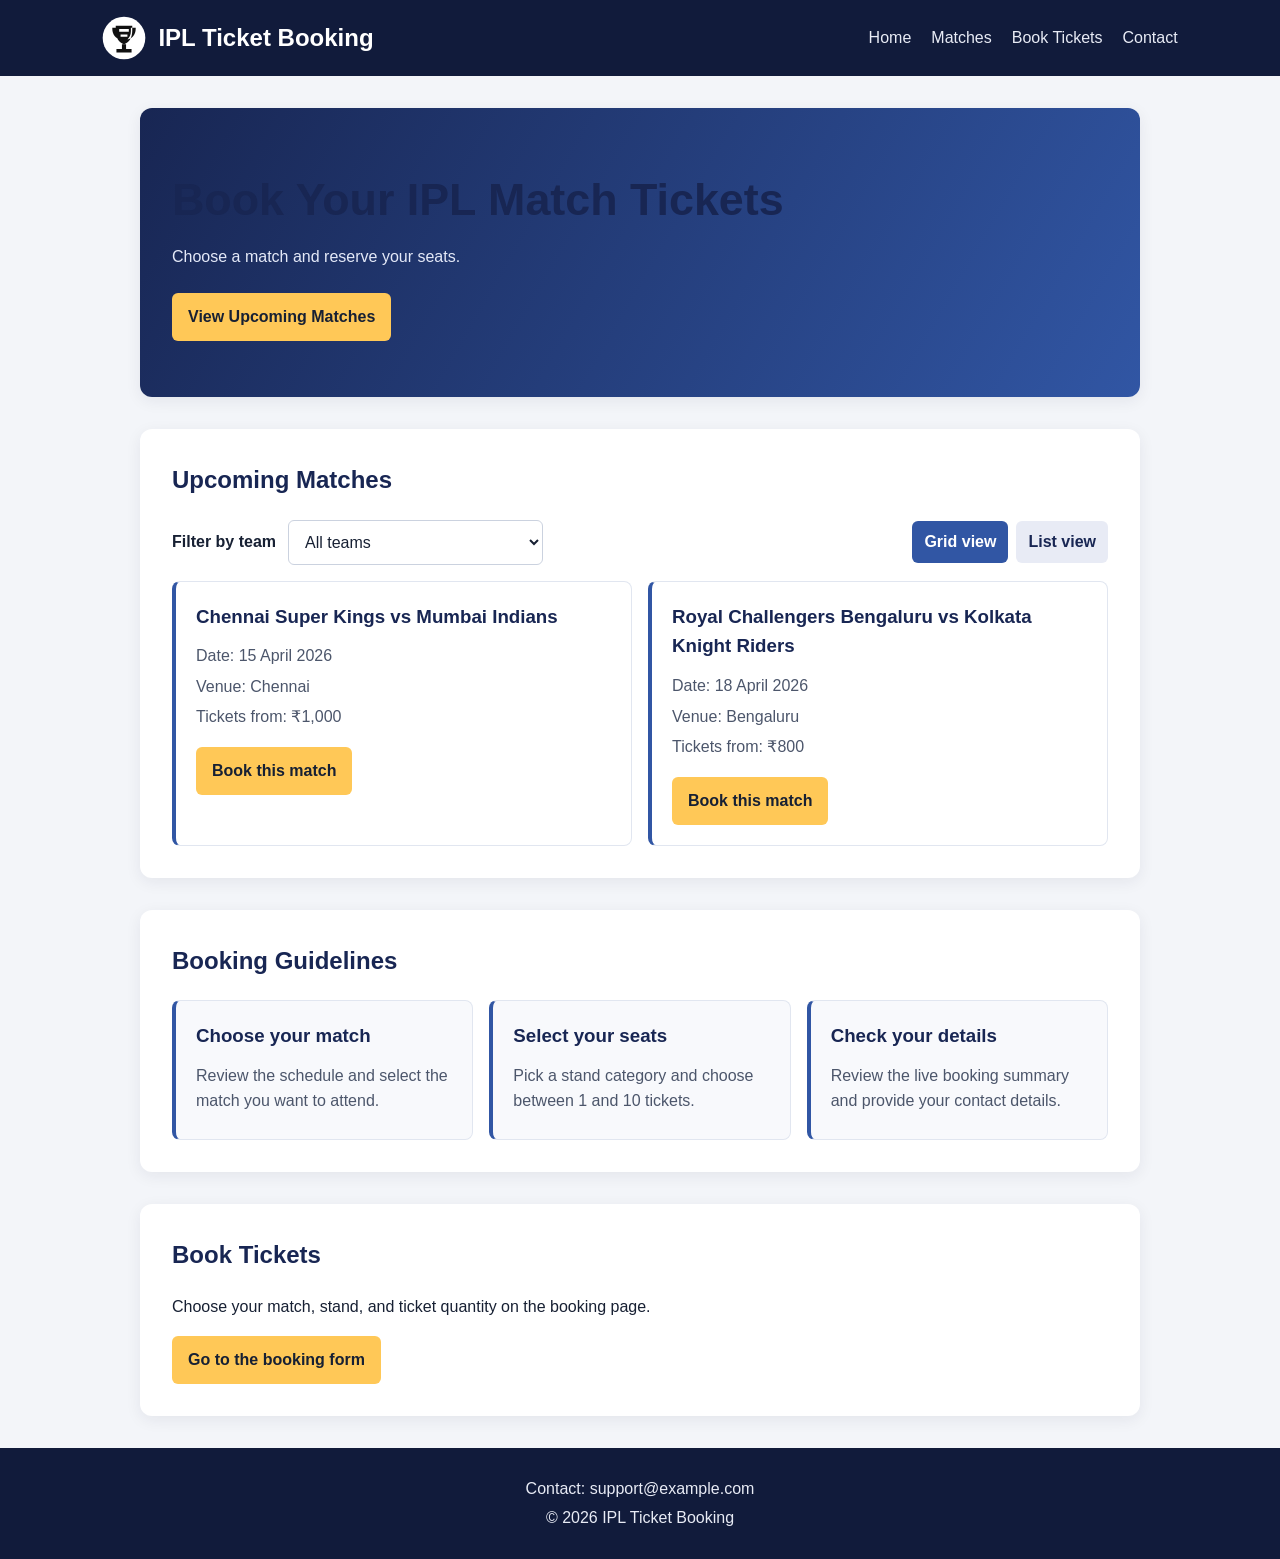
<file: index.html>
<!DOCTYPE html>
<html lang="en">
<head>
  <meta charset="UTF-8">
  <meta name="viewport" content="width=device-width, initial-scale=1.0">
  <title>IPL Ticket Booking</title>
  <link rel="stylesheet" href="style.css">
  <script src="app.js" defer></script>
</head>
<body>

  <header class="site-header">
    <div class="brand">
      <img src="trophy-logo.svg" alt="" width="44" height="44">
      <h1>IPL Ticket Booking</h1>
    </div>

    <button class="menu-toggle" id="menu-toggle" type="button" aria-label="Toggle navigation" aria-controls="main-nav" aria-expanded="false">
      <span></span>
      <span></span>
      <span></span>
    </button>

    <nav id="main-nav" aria-label="Main navigation">
      <a href="#home">Home</a>
      <a href="#matches">Matches</a>
      <a href="booking.html">Book Tickets</a>
      <a href="#contact">Contact</a>
    </nav>
  </header>

  <main>
    <section id="home">
      <h2>Book Your IPL Match Tickets</h2>
      <p>Choose a match and reserve your seats.</p>
      <a href="#matches">View Upcoming Matches</a>
    </section>

    <section id="matches">
      <h2>Upcoming Matches</h2>

      <div class="match-controls">
        <label for="team-filter">Filter by team</label>
        <select id="team-filter">
          <option value="all">All teams</option>
          <option value="CSK">Chennai Super Kings</option>
          <option value="MI">Mumbai Indians</option>
          <option value="RCB">Royal Challengers Bengaluru</option>
          <option value="KKR">Kolkata Knight Riders</option>
        </select>

        <div class="view-controls" role="group" aria-label="Match display">
          <button type="button" class="view-toggle" data-view="grid" aria-pressed="true">Grid view</button>
          <button type="button" class="view-toggle" data-view="list" aria-pressed="false">List view</button>
        </div>
      </div>

      <div class="match-grid" id="match-grid">
        <article class="match-card" data-teams="CSK MI">
          <h3>Chennai Super Kings vs Mumbai Indians</h3>
          <p>Date: 15 April 2026</p>
          <p>Venue: Chennai</p>
          <p>Tickets from: ₹1,000</p>
          <a href="booking.html?match=csk-mi">Book this match</a>
        </article>

        <article class="match-card" data-teams="RCB KKR">
          <h3>Royal Challengers Bengaluru vs Kolkata Knight Riders</h3>
          <p>Date: 18 April 2026</p>
          <p>Venue: Bengaluru</p>
          <p>Tickets from: ₹800</p>
          <a href="booking.html?match=rcb-kkr">Book this match</a>
        </article>
      </div>
    </section>

    <section id="guidelines">
      <h2>Booking Guidelines</h2>
      <div class="guideline-grid">
        <article class="guideline-card">
          <h3>Choose your match</h3>
          <p>Review the schedule and select the match you want to attend.</p>
        </article>
        <article class="guideline-card">
          <h3>Select your seats</h3>
          <p>Pick a stand category and choose between 1 and 10 tickets.</p>
        </article>
        <article class="guideline-card">
          <h3>Check your details</h3>
          <p>Review the live booking summary and provide your contact details.</p>
        </article>
      </div>
    </section>

    <section id="booking">
      <h2>Book Tickets</h2>
      <p>Choose your match, stand, and ticket quantity on the booking page.</p>
      <a href="booking.html">Go to the booking form</a>
    </section>
  </main>

  <footer id="contact">
    <p>Contact: support@example.com</p>
    <p>&copy; 2026 IPL Ticket Booking</p>
  </footer>

</body>
</html>
</file>
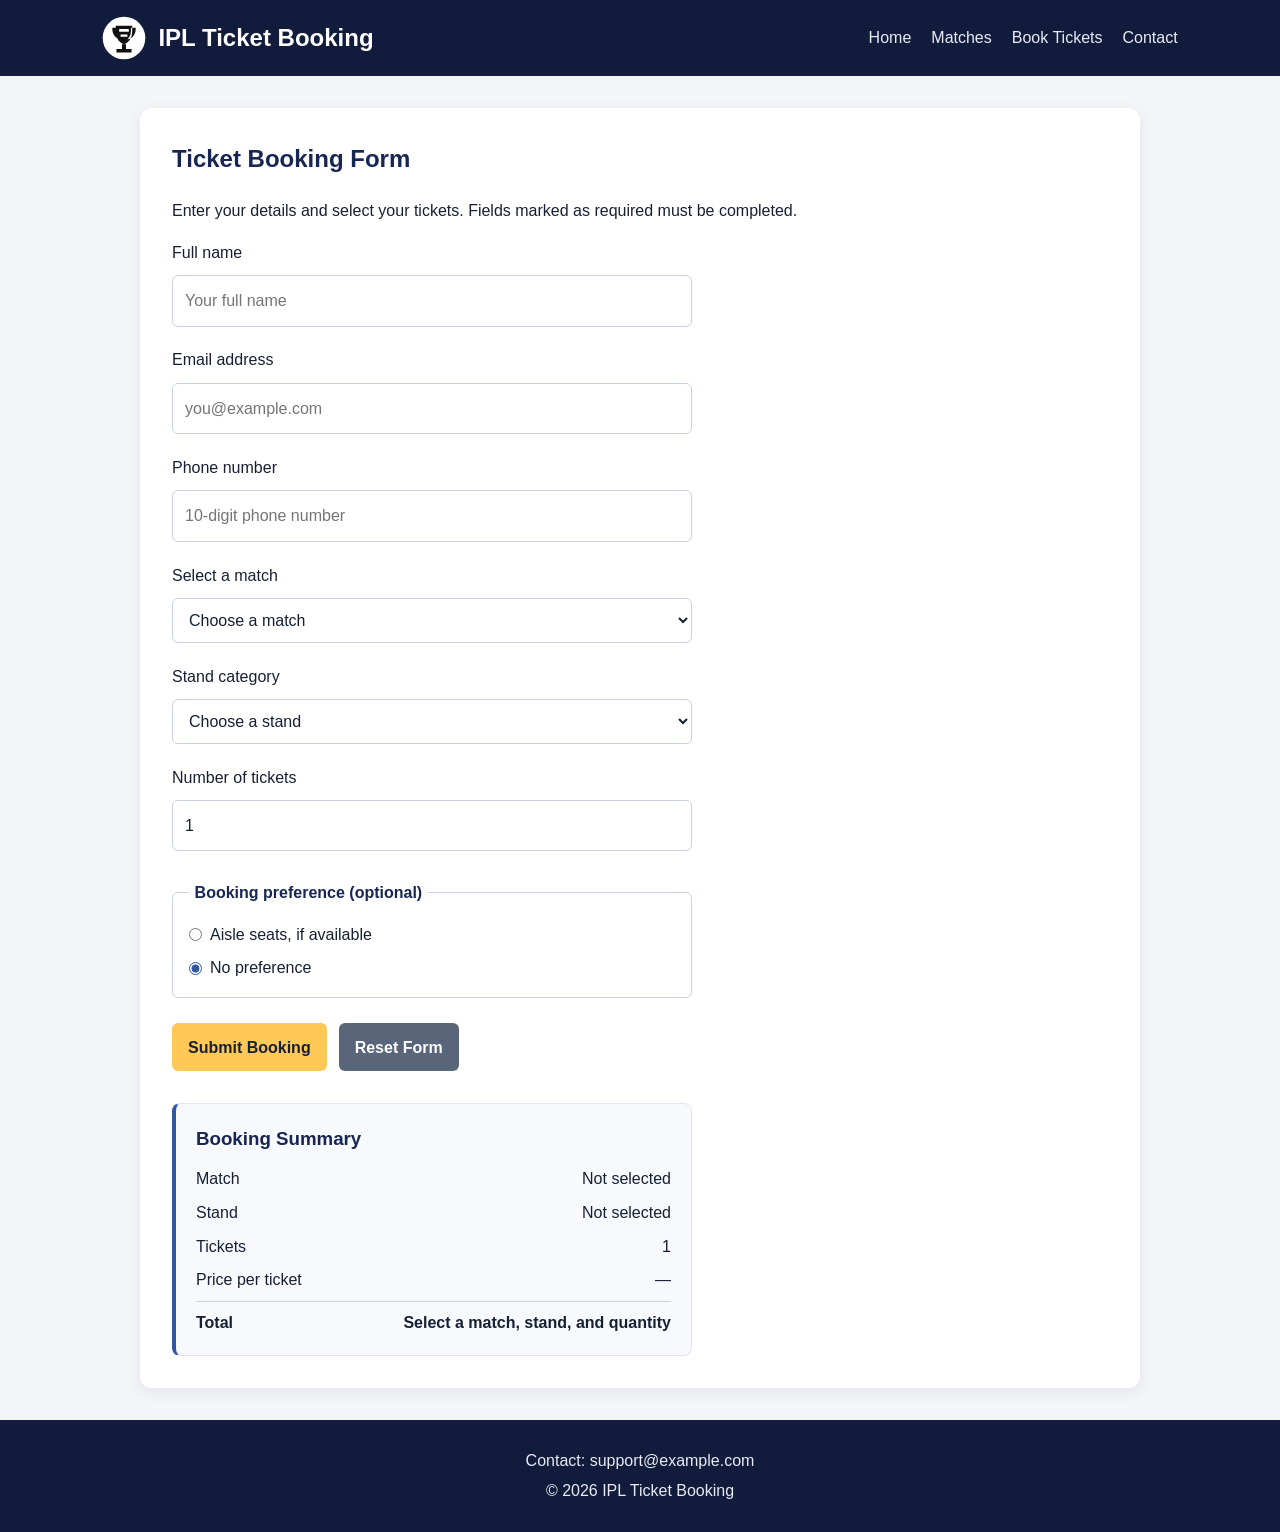
<file: booking.html>
<!DOCTYPE html>
<html lang="en">
<head>
  <meta charset="UTF-8">
  <meta name="viewport" content="width=device-width, initial-scale=1.0">
  <title>Book Tickets | IPL Ticket Booking</title>
  <link rel="stylesheet" href="style.css">
  <script src="app.js" defer></script>
</head>
<body>
  <header class="site-header">
    <div class="brand">
      <img src="trophy-logo.svg" alt="" width="44" height="44">
      <h1>IPL Ticket Booking</h1>
    </div>

    <button class="menu-toggle" id="menu-toggle" type="button" aria-label="Toggle navigation" aria-controls="main-nav" aria-expanded="false">
      <span></span>
      <span></span>
      <span></span>
    </button>

    <nav id="main-nav" aria-label="Main navigation">
      <a href="index.html">Home</a>
      <a href="index.html#matches">Matches</a>
      <a href="booking.html" aria-current="page">Book Tickets</a>
      <a href="index.html#contact">Contact</a>
    </nav>
  </header>

  <main>
    <section>
      <h2>Ticket Booking Form</h2>
      <p>Enter your details and select your tickets. Fields marked as required must be completed.</p>

      <form id="booking-form" action="#" method="post">
        <label for="name">Full name</label>
        <input
          type="text"
          id="name"
          name="name"
          placeholder="Your full name"
          minlength="2"
          maxlength="50"
          autocomplete="name"
          required
        >

        <label for="email">Email address</label>
        <input
          type="email"
          id="email"
          name="email"
          placeholder="you@example.com"
          maxlength="100"
          autocomplete="email"
          required
        >

        <label for="phone">Phone number</label>
        <input
          type="tel"
          id="phone"
          name="phone"
          placeholder="10-digit phone number"
          pattern="[0-9]{10}"
          minlength="10"
          maxlength="10"
          title="Enter a 10-digit phone number without spaces or symbols."
          autocomplete="tel"
          required
        >

        <label for="match">Select a match</label>
        <select id="match" name="match" required>
          <option value="">Choose a match</option>
          <option value="csk-mi">Chennai Super Kings vs Mumbai Indians</option>
          <option value="rcb-kkr">Royal Challengers Bengaluru vs Kolkata Knight Riders</option>
        </select>

        <label for="stand">Stand category</label>
        <select id="stand" name="stand" required>
          <option value="">Choose a stand</option>
          <option value="general">General</option>
          <option value="premium">Premium</option>
          <option value="vip">VIP</option>
        </select>

        <label for="tickets">Number of tickets</label>
        <input
          type="number"
          id="tickets"
          name="tickets"
          min="1"
          max="10"
          step="1"
          value="1"
          required
        >

        <fieldset>
          <legend>Booking preference (optional)</legend>
          <label class="radio-option">
            <input type="radio" name="preference" value="aisle">
            Aisle seats, if available
          </label>
          <label class="radio-option">
            <input type="radio" name="preference" value="no-preference" checked>
            No preference
          </label>
        </fieldset>

        <div class="form-actions">
          <button type="submit">Submit Booking</button>
          <button type="reset" class="reset-button">Reset Form</button>
        </div>
      </form>

      <aside id="booking-summary" aria-labelledby="summary-heading" aria-live="polite">
        <h3 id="summary-heading">Booking Summary</h3>
        <dl>
          <div>
            <dt>Match</dt>
            <dd id="summary-match">Not selected</dd>
          </div>
          <div>
            <dt>Stand</dt>
            <dd id="summary-stand">Not selected</dd>
          </div>
          <div>
            <dt>Tickets</dt>
            <dd id="summary-tickets">Not selected</dd>
          </div>
          <div>
            <dt>Price per ticket</dt>
            <dd id="summary-price">—</dd>
          </div>
          <div class="summary-total-row">
            <dt>Total</dt>
            <dd id="summary-total">Select a match, stand, and quantity</dd>
          </div>
        </dl>
      </aside>
    </section>
  </main>

  <footer>
    <p>Contact: support@example.com</p>
    <p>&copy; 2026 IPL Ticket Booking</p>
  </footer>
</body>
</html>
</file>
<file: style.css>
:root {
  font-family: Arial, Helvetica, sans-serif;
  color: #172033;
  background-color: #f3f5f9;
  font-synthesis: none;
  text-rendering: optimizeLegibility;
}

* {
  box-sizing: border-box;
}

body {
  margin: 0;
  line-height: 1.6;
}

html {
  scroll-behavior: smooth;
}

header {
  display: flex;
  align-items: center;
  justify-content: space-between;
  gap: 1rem;
  padding: 1rem 8%;
  color: #fff;
  background-color: #111b3b;
}

.brand {
  display: flex;
  align-items: center;
  gap: 0.75rem;
}

.brand img {
  display: block;
  flex: 0 0 auto;
}

.brand h1 {
  margin: 0;
  font-size: 1.5rem;
}

nav {
  display: flex;
  flex-wrap: wrap;
  gap: 1.25rem;
}

nav a,
#home a,
article a {
  color: inherit;
  text-decoration: none;
}

nav a {
  color: #e8ebf5;
}

nav a:hover {
  color: #ffc857;
}

.menu-toggle {
  display: none;
}

main {
  width: min(100% - 2rem, 1000px);
  margin: 2rem auto;
}

section {
  margin-bottom: 2rem;
  padding: 2rem;
  border-radius: 12px;
  background-color: #fff;
  box-shadow: 0 4px 16px rgb(23 32 51 / 7%);
}

#home {
  padding: 3.5rem 2rem;
  color: #fff;
  background: linear-gradient(120deg, #182653, #3156a4);
}

#home h2 {
  margin: 0 0 0.5rem;
  font-size: clamp(1.8rem, 5vw, 2.8rem);
}

#home p {
  margin: 0 0 1.5rem;
  color: #e4e9f8;
}

#home a,
#booking a,
article a,
button {
  display: inline-block;
  padding: 0.7rem 1rem;
  border: 0;
  border-radius: 6px;
  color: #172033;
  background-color: #ffc857;
  font: inherit;
  font-weight: 700;
  text-decoration: none;
  cursor: pointer;
}

#home a:hover,
#booking a:hover,
article a:hover,
button:hover {
  background-color: #f2b533;
}

section h2 {
  margin-top: 0;
  color: #182653;
}

.match-controls {
  display: flex;
  align-items: center;
  flex-wrap: wrap;
  gap: 0.75rem;
  margin-bottom: 1rem;
}

.match-controls label {
  font-weight: 700;
}

.match-controls select {
  width: auto;
  min-width: 12rem;
  margin: 0;
}

.view-controls {
  display: flex;
  gap: 0.5rem;
  margin-left: auto;
}

.view-toggle {
  padding: 0.5rem 0.75rem;
  color: #182653;
  background-color: #e8ebf5;
}

.view-toggle[aria-pressed="true"] {
  color: #fff;
  background-color: #3156a4;
}

.match-grid,
.guideline-grid {
  display: grid;
  grid-template-columns: repeat(2, minmax(0, 1fr));
  gap: 1rem;
}

.match-grid.list-view {
  grid-template-columns: 1fr;
}

.match-card,
.guideline-card {
  padding: 1.25rem;
  border: 1px solid #e1e6f0;
  border-left: 4px solid #3156a4;
  border-radius: 8px;
}

.match-card[hidden] {
  display: none;
}

.guideline-grid {
  grid-template-columns: repeat(3, minmax(0, 1fr));
}

.guideline-card {
  background-color: #f8f9fc;
}

article h3 {
  margin: 0 0 0.75rem;
  color: #182653;
}

article p {
  margin: 0.3rem 0;
  color: #4c566b;
}

article a {
  margin-top: 0.75rem;
}

form {
  display: grid;
  gap: 0.6rem;
  max-width: 520px;
}

#booking-summary {
  max-width: 520px;
  margin-top: 2rem;
  padding: 1.25rem;
  border: 1px solid #e1e6f0;
  border-left: 4px solid #3156a4;
  border-radius: 8px;
  background-color: #f8f9fc;
}

#booking-summary h3 {
  margin: 0 0 0.75rem;
  color: #182653;
}

#booking-summary dl {
  display: grid;
  gap: 0.5rem;
  margin: 0;
}

#booking-summary dl > div {
  display: flex;
  justify-content: space-between;
  gap: 1rem;
}

#booking-summary dd {
  margin: 0;
  text-align: right;
}

#booking-summary .summary-total-row {
  padding-top: 0.5rem;
  border-top: 1px solid #cbd2df;
  font-weight: 700;
}

input:not([type="radio"]),
select {
  width: 100%;
  margin-bottom: 0.7rem;
  padding: 0.75rem;
  border: 1px solid #cbd2df;
  border-radius: 6px;
  color: #172033;
  background-color: #fff;
  font: inherit;
}

input:focus,
select:focus {
  outline: 2px solid #3156a4;
  outline-offset: 1px;
}

fieldset {
  display: grid;
  gap: 0.5rem;
  margin: 0.5rem 0 1rem;
  padding: 1rem;
  border: 1px solid #cbd2df;
  border-radius: 6px;
}

legend {
  padding: 0 0.35rem;
  color: #182653;
  font-weight: 700;
}

.radio-option {
  display: flex;
  align-items: center;
  gap: 0.5rem;
}

.radio-option input {
  margin: 0;
  accent-color: #3156a4;
}

.form-actions {
  display: flex;
  flex-wrap: wrap;
  gap: 0.75rem;
}

button {
  justify-self: start;
}

.reset-button {
  color: #fff;
  background-color: #596579;
}

.reset-button:hover {
  background-color: #414c5e;
}

footer {
  padding: 1.5rem;
  color: #e8ebf5;
  background-color: #111b3b;
  text-align: center;
}

footer p {
  margin: 0.25rem;
}

#toast {
  position: fixed;
  right: 1rem;
  bottom: 1rem;
  z-index: 1;
  max-width: min(24rem, calc(100vw - 2rem));
  padding: 0.85rem 1rem;
  border-radius: 8px;
  color: #fff;
  background-color: #182653;
  box-shadow: 0 4px 16px rgb(23 32 51 / 20%);
}

@media (prefers-reduced-motion: reduce) {
  html {
    scroll-behavior: auto;
  }
}

@media (max-width: 800px) {
  .match-grid,
  .guideline-grid {
    grid-template-columns: 1fr;
  }
}

@media (max-width: 600px) {
  header {
    flex-wrap: wrap;
    padding: 1rem;
  }

  .menu-toggle {
    display: grid;
    gap: 5px;
    padding: 0.65rem;
    background: transparent;
  }

  .menu-toggle:hover {
    background: rgb(255 255 255 / 12%);
  }

  .menu-toggle span {
    width: 1.4rem;
    height: 2px;
    background-color: #fff;
  }

  .site-header nav {
    display: none;
    flex-basis: 100%;
    flex-direction: column;
    gap: 0.75rem;
    padding-top: 0.5rem;
  }

  .site-header.nav-open nav {
    display: flex;
  }

  main {
    width: min(100% - 1rem, 1000px);
    margin: 0.5rem auto;
  }

  section {
    padding: 1.25rem;
  }

  #home {
    padding: 2.5rem 1.25rem;
  }

  .match-grid,
  .match-grid.list-view,
  .guideline-grid {
    grid-template-columns: 1fr;
  }

  .view-controls {
    width: 100%;
    margin-left: 0;
  }

  .match-controls select {
    flex: 1;
    min-width: 0;
  }
}
</file>
